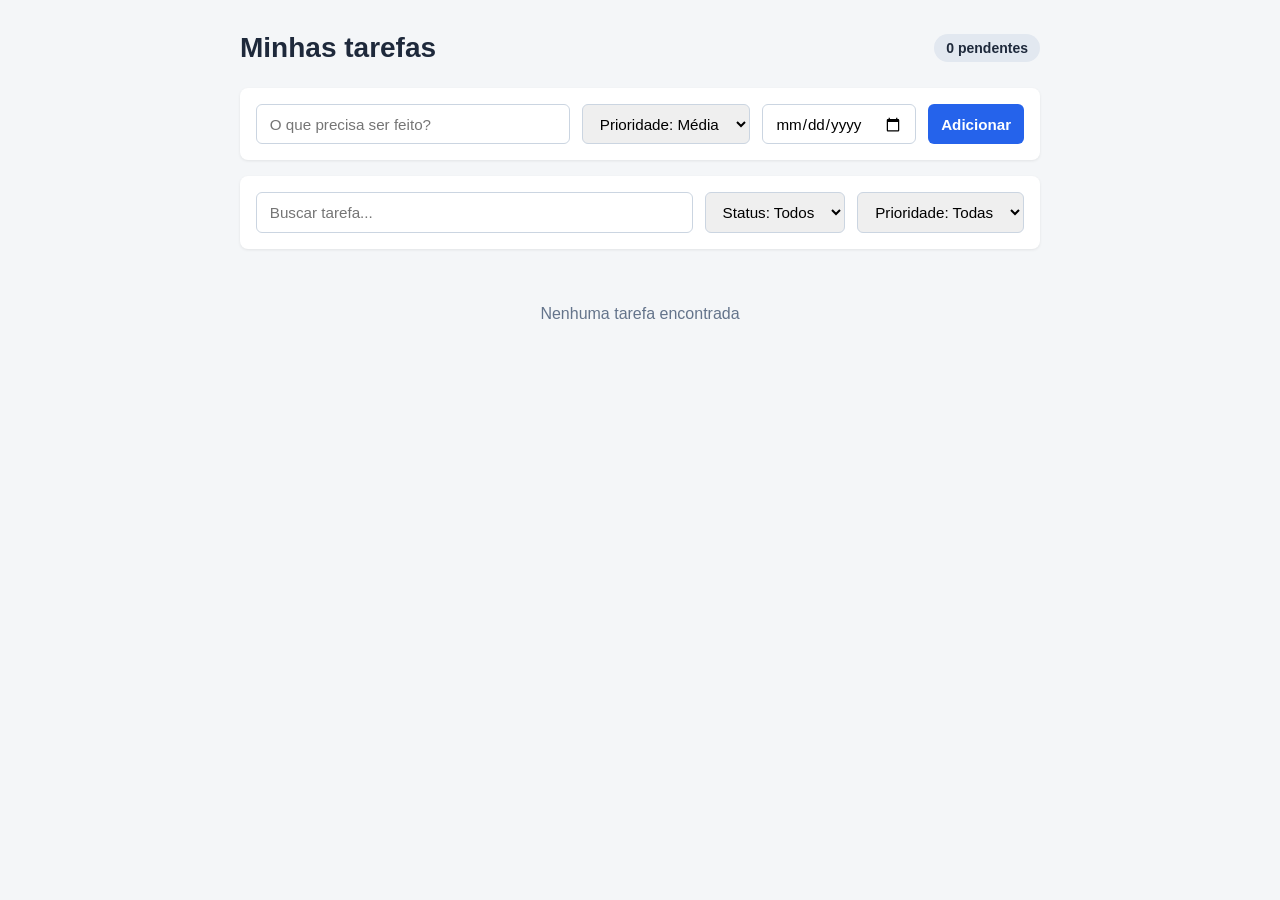
<file: index.html>
<!DOCTYPE html>
<html lang="pt-br">

<head>
    <meta charset="UTF-8">
    <meta name="viewport" content="width=device-width, initial-scale=1.0">
    <title>Gerenciador de Tarefas</title>
    <link rel="stylesheet" href="./css/style.css">
</head>

<body>
    <div class="container">
        <header>
            <h1>Minhas tarefas</h1>
            <span id="contador">0 pendentes</span>
        </header>

        <!-- Formulario de adição de tarefas -->
        <form id="form-tarefa">
            <input type="text" id="titulo" placeholder="O que precisa ser feito?" required>

            <select id="prioridade">
                <option value="baixa">Prioridade: Baixa</option>
                <option value="media" selected>Prioridade: Média</option>
                <option value="alta">Prioridade: Alta</option>
            </select>

            <input type="date" id="prazo">
            <button type="submit" id="btn_submit">Adicionar</button>
        </form>

        <!-- Filtros -->
        <section class="filtros">
            <input type="text" id="busca" placeholder="Buscar tarefa...">

            <select id="filtro-status">
                <option value="todos">Status: Todos</option>
                <option value="a-fazer">A fazer</option>
                <option value="fazendo">Fazendo</option>
                <option value="feito">Feito</option>
            </select>


            <select id="filtro-prioridade">
                <option value="todas">Prioridade: Todas</option>
                <option value="baixa">Baixa</option>
                <option value="media">Média</option>
                <option value="alta">Alta</option>
            </select>
        </section>


        <main id="lista-tarefas"></main>
    </div>
    <script src="./js/script.js"></script>
</body>

</html>
</file>
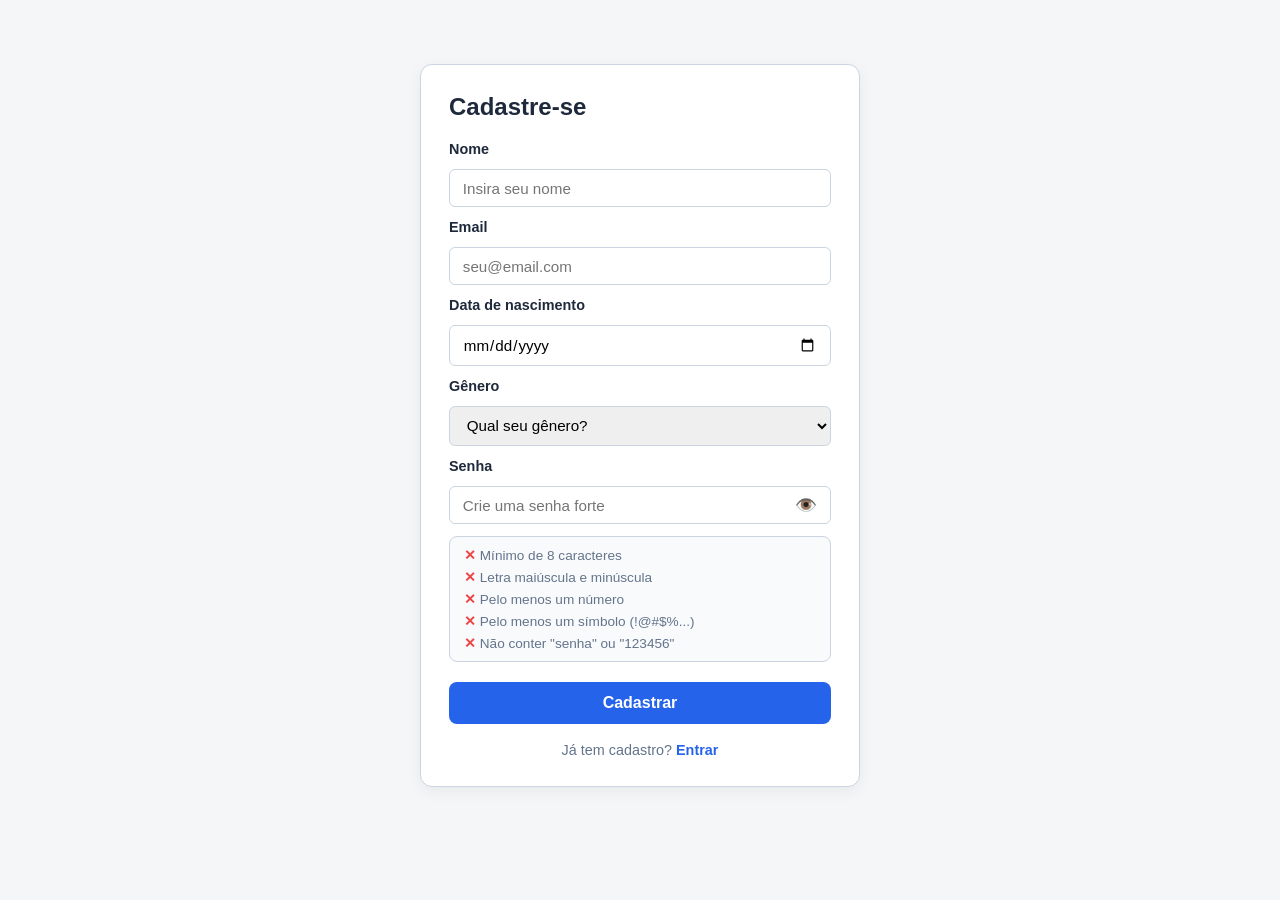
<file: TarefasApi/wwwroot/index.html>
<!DOCTYPE html>
<html lang="pt-br">

<head>
    <meta charset="UTF-8">
    <meta name="viewport" content="width=device-width, initial-scale=1.0">
    <title>Gerenciador de Tarefas</title>
    <link rel="stylesheet" href="style.css">
</head>

<body>
    <!-- TELA 1: CADASTRO E LOGIN -->
    <section id="tela-auth" class="container auth-single">
        <!-- CARD DE CADASTRO -->
        <div id="card-cadastro" class="card">
            <h1>Cadastre-se</h1>
            <form id="form-cadastro">
                <label for="cad-nome">Nome</label>
                <input type="text" id="cad-nome" placeholder="Insira seu nome" required>

                <label for="cad-email">Email</label>
                <input type="email" id="cad-email" placeholder="seu@email.com" required>

                <label for="cad-nascimento">Data de nascimento</label>
                <input type="date" id="cad-nascimento" required>

                <label for="cad-genero">Gênero</label>
                <select id="cad-genero" required>
                    <option value="" disabled selected>Qual seu gênero?</option>
                    <option value="Homem">Homem</option>
                    <option value="Mulher">Mulher</option>
                    <option value="Outro">Outro</option>
                </select>

                <label for="cad-senha">Senha</label>
                <div class="campo-senha">
                    <input type="password" id="cad-senha" placeholder="Crie uma senha forte" minlength="8" required>
                    <button type="button" class="btn-olho" data-alvo="cad-senha"
                        aria-label="Mostrar ou ocultar senha">👁️</button>
                </div>

                <ul class="requisitos-senha">
                    <li id="req-tamanho">Mínimo de 8 caracteres</li>
                    <li id="req-maiuscula">Letra maiúscula e minúscula</li>
                    <li id="req-numero">Pelo menos um número</li>
                    <li id="req-simbolo">Pelo menos um símbolo (!@#$%...)</li>
                    <li id="req-proibidas">Não conter "senha" ou "123456"</li>
                </ul>

                <button type="submit" class="btn-auth">Cadastrar</button>
            </form>

            <p class="troca-auth">
                Já tem cadastro? <a href="#" id="ir-para-login">Entrar</a>
            </p>
        </div>

        <!-- CARD DE LOGIN -->
        <div id="card-login" class="card" style="display: none;">
            <h2>Login</h2>
            <form id="form-login">
                <label for="login-email">Email</label>
                <input type="email" id="login-email" placeholder="seu@email.com" required>

                <label for="login-senha">Senha</label>
                <div class="campo-senha">
                    <input type="password" id="login-senha" placeholder="Sua senha" required>
                    <button type="button" class="btn-olho" data-alvo="login-senha"
                        aria-label="Mostrar ou ocultar senha">👁️</button>
                </div>

                <button type="submit" class="btn-auth">Entrar</button>
            </form>

            <p class="troca-auth">
                Ainda não tem conta? <a href="#" id="ir-para-cadastro">Cadastre-se</a>
            </p>
            <p class="troca-auth">
                <a href="#" id="ir-para-recuperar">Esqueci minha senha</a>
            </p>
        </div>

        <!-- CARD DE RECUPERAR SENHA -->
        <div id="card-recuperar" class="card" style="display: none;">
            <h2>Recuperar Senha</h2>

            <form id="form-esqueci-senha">
                <label for="rec-email">Email cadastrado</label>
                <input type="email" id="rec-email" placeholder="seu@email.com" required>
                <button type="submit" class="btn-auth">Gerar código</button>
            </form>

            <form id="form-redefinir-senha" style="display: none;">
                <p id="aviso-codigo"></p>

                <label for="rec-codigo">Código de 6 dígitos</label>
                <input type="text" id="rec-codigo" placeholder="000000" maxlength="6" required>

                <label for="rec-nova-senha">Nova senha</label>
                <div class="campo-senha">
                    <input type="password" id="rec-nova-senha" placeholder="Crie uma senha forte" minlength="8"
                        required>
                    <button type="button" class="btn-olho" data-alvo="rec-nova-senha"
                        aria-label="Mostrar ou ocultar senha">👁️</button>
                </div>

                <button type="submit" class="btn-auth">Salvar nova senha</button>
            </form>

            <p class="troca-auth">
                Lembrou a senha? <a href="#" id="voltar-para-login">Voltar para o login</a>
            </p>
        </div>
    </section>

    <!-- TELA 2: GERENCIADOR DE TAREFAS (USUÁRIO LOGADO) -->
    <section id="tela-app" class="container" style="display: none;">
        <header>
            <div>
                <h1>Minhas tarefas</h1>
                <p class="boas-vindas">Olá, <strong id="usuario-nome">Usuário</strong></p>
            </div>
            <div class="header-acoes">
                <span id="contador">0 pendentes</span>
                <button type="button" id="btn-sair" class="btn-sair">Sair</button>
            </div>
        </header>

        <!-- Formulário de adição de tarefas -->
        <form id="form-tarefa">
            <input type="text" id="titulo" placeholder="O que precisa ser feito?" required>

            <select id="prioridade">
                <option value="baixa">Prioridade: Baixa</option>
                <option value="media" selected>Prioridade: Média</option>
                <option value="alta">Prioridade: Alta</option>
            </select>

            <input type="date" id="prazo">
            <button type="submit" id="btn_submit">Adicionar</button>
        </form>

        <!-- Filtros -->
        <section class="filtros">
            <input type="text" id="busca" placeholder="Buscar tarefa...">

            <select id="filtro-status">
                <option value="todos">Status: Todos</option>
                <option value="a-fazer">A fazer</option>
                <option value="fazendo">Fazendo</option>
                <option value="feito">Feito</option>
            </select>

            <select id="filtro-prioridade">
                <option value="todas">Prioridade: Todas</option>
                <option value="baixa">Baixa</option>
                <option value="media">Média</option>
                <option value="alta">Alta</option>
            </select>
        </section>

        <main id="lista-tarefas"></main>
        <section id="painel-admin" style="display: none; margin-top: 24px;">
            <h2>Painel Admin — Usuários Cadastrados</h2>
            <div id="lista-usuarios"></div>
        </section>
    </section>

    <script src="script.js"></script>
</body>

</html>
</file>
<file: css/style.css>
/* 1. Reset e Variáveis */
* {
  margin: 0;
  padding: 0;
  box-sizing: border-box;
  font-family: -apple-system, BlinkMacSystemFont, "Segoe UI", Roboto, sans-serif;
}

:root {
  --bg-pagina: #f4f6f8;
  --bg-card: #ffffff;
  --texto-principal: #1e293b;
  --texto-secundario: #64748b;
  --borda: #cbd5e1;
  --primaria: #2563eb;
  --primaria-hover: #1d4ed8;

  /* Cores de prioridade e alerta */
  --alta: #ef4444;
  --media: #f59e0b;
  --baixa: #10b981;
}

body {
  background-color: var(--bg-pagina);
  color: var(--texto-principal);
  padding: 2rem 1rem;
}

/* 2. Container Principal */
.container {
  max-width: 800px;
  margin: 0 auto;
}

/* 3. Cabeçalho */
header {
  display: flex;
  justify-content: space-between;
  align-items: center;
  margin-bottom: 1.5rem;
}

header h1 {
  font-size: 1.75rem;
}

#contador {
  background-color: #e2e8f0;
  color: var(--texto-principal);
  padding: 0.35rem 0.75rem;
  border-radius: 999px;
  font-size: 0.875rem;
  font-weight: 600;
}

/* 4. Formulário e Barra de Filtros */
#form-tarefa,
.filtros {
  display: flex;
  gap: 0.75rem;
  background-color: var(--bg-card);
  padding: 1rem;
  border-radius: 8px;
  box-shadow: 0 1px 3px rgba(0, 0, 0, 0.08);
  margin-bottom: 1rem;
  flex-wrap: wrap;
}

input,
select,
button {
  padding: 0.6rem 0.8rem;
  border: 1px solid var(--borda);
  border-radius: 6px;
  font-size: 0.95rem;
  outline: none;
}

input:focus,
select:focus {
  border-color: var(--primaria);
}

#titulo,
#busca {
  flex: 1;
  min-width: 200px;
}

button[type="submit"] {
  background-color: var(--primaria);
  color: #fff;
  border: none;
  font-weight: 600;
  cursor: pointer;
  transition: background 0.2s;
}

button[type="submit"]:hover {
  background-color: var(--primaria-hover);
}

/* 5. Lista e Cards de Tarefas (gerados pelo JS) */
#lista-tarefas {
  display: flex;
  flex-direction: column;
  gap: 0.75rem;
  margin-top: 1.5rem;
}

.tarefa-card {
  display: flex;
  justify-content: space-between;
  align-items: center;
  background-color: var(--bg-card);
  padding: 1rem 1.25rem;
  border-radius: 8px;
  box-shadow: 0 1px 3px rgba(0, 0, 0, 0.08);
  border-left: 5px solid var(--borda);
  gap: 1rem;
}

/* Borda lateral por prioridade */
.tarefa-card.prioridade-alta { border-left-color: var(--alta); }
.tarefa-card.prioridade-media { border-left-color: var(--media); }
.tarefa-card.prioridade-baixa { border-left-color: var(--baixa); }

/* Informações da tarefa */
.tarefa-info h3 {
  font-size: 1.05rem;
  margin-bottom: 0.35rem;
}

.tarefa-meta {
  display: flex;
  gap: 0.75rem;
  font-size: 0.82rem;
  color: var(--texto-secundario);
  align-items: center;
}

/* Badges de status e atraso */
.badge {
  padding: 0.15rem 0.5rem;
  border-radius: 4px;
  font-weight: 600;
  font-size: 0.75rem;
  text-transform: uppercase;
}

.badge-status { background-color: #e2e8f0; color: #334155; }
.badge-atrasada { background-color: #fee2e2; color: #b91c1c; }

/* Estado concluído */
.tarefa-card.status-feito {
  opacity: 0.65;
}

.tarefa-card.status-feito .tarefa-info h3 {
  text-decoration: line-through;
}

/* Botões de ação dentro do card */
.tarefa-acoes {
  display: flex;
  gap: 0.5rem;
}

.btn-acao {
  padding: 0.4rem 0.75rem;
  font-size: 0.85rem;
  cursor: pointer;
  background-color: #f1f5f9;
  color: var(--texto-principal);
  font-weight: 500;
}

.btn-acao:hover {
  background-color: #e2e8f0;
}

.btn-excluir {
  color: #dc2626;
  background-color: #fef2f2;
  border-color: #fecaca;
}

.btn-excluir:hover {
  background-color: #fee2e2;
}

/* Mensagem de lista vazia */
.vazio {
  text-align: center;
  color: var(--texto-secundario);
  padding: 2rem;
}

/* 6. Responsividade para celular */
@media (max-width: 600px) {
  .tarefa-card {
    flex-direction: column;
    align-items: flex-start;
  }

  .tarefa-acoes {
    width: 100%;
    justify-content: flex-end;
  }
}
</file>
<file: TarefasApi/wwwroot/style.css>
/* 1. Reset e Variáveis */
* {
  margin: 0;
  padding: 0;
  box-sizing: border-box;
  font-family: -apple-system, BlinkMacSystemFont, "Segoe UI", Roboto, sans-serif;
}

:root {
  --bg-pagina: #f4f6f8;
  --bg-card: #ffffff;
  --texto-principal: #1e293b;
  --texto-secundario: #64748b;
  --borda: #cbd5e1;
  --primaria: #2563eb;
  --primaria-hover: #1d4ed8;
  --sucesso: #10b981;
  --sucesso-hover: #059669;

  /* Cores de prioridade e alerta */
  --alta: #ef4444;
  --media: #f59e0b;
  --baixa: #10b981;
}

body {
  background-color: var(--bg-pagina);
  color: var(--texto-principal);
  min-height: 100vh;
  padding: 2rem 1rem;
}

.container {
  max-width: 800px;
  margin: 0 auto;
}

/* 2. Tela de Cadastro e Login */
.auth-single {
  max-width: 440px;
  margin: 2rem auto;
}

.card {
  background-color: var(--bg-card);
  border: 1px solid var(--borda);
  border-radius: 12px;
  padding: 28px;
  box-shadow: 0 4px 16px rgba(0, 0, 0, 0.06);
}

.card h1,
.card h2 {
  font-size: 1.5rem;
  margin-bottom: 20px;
  color: var(--texto-principal);
}

#form-cadastro,
#form-login {
  display: flex;
  flex-direction: column;
  gap: 12px;
}

#form-cadastro label,
#form-login label {
  font-size: 0.9rem;
  color: var(--texto-principal);
  font-weight: 600;
}

.campo-senha {
  position: relative;
  display: flex;
  align-items: center;
}

.campo-senha input {
  width: 100%;
  padding-right: 44px;
}

.btn-olho {
  position: absolute;
  right: 8px;
  background: transparent;
  border: none;
  padding: 4px 6px;
  font-size: 1.1rem;
  cursor: pointer;
}

.requisitos-senha {
  list-style: none;
  background-color: #f8fafc;
  border: 1px solid var(--borda);
  border-radius: 8px;
  padding: 10px 14px;
  display: flex;
  flex-direction: column;
  gap: 6px;
  font-size: 0.85rem;
  color: var(--texto-secundario);
}

.requisitos-senha li::before {
  content: "✕ ";
  color: var(--alta);
  font-weight: bold;
}

.requisitos-senha li.valido {
  color: var(--sucesso-hover);
  font-weight: 500;
}

.requisitos-senha li.valido::before {
  content: "✓ ";
  color: var(--sucesso);
}

.btn-auth {
  margin-top: 8px;
  padding: 12px;
  border: none;
  border-radius: 8px;
  background-color: var(--primaria);
  color: #ffffff;
  font-weight: 700;
  font-size: 1rem;
  cursor: pointer;
  transition: background 0.2s;
}

.btn-auth:hover {
  background-color: var(--primaria-hover);
}

.troca-auth {
  margin-top: 18px;
  text-align: center;
  font-size: 0.9rem;
  color: var(--texto-secundario);
}

.troca-auth a {
  color: var(--primaria);
  font-weight: 600;
  text-decoration: none;
}

.troca-auth a:hover {
  text-decoration: underline;
}

/* 3. Cabeçalho do App */
header {
  display: flex;
  justify-content: space-between;
  align-items: center;
  margin-bottom: 1.5rem;
  gap: 1rem;
}

header h1 {
  font-size: 1.75rem;
}

.boas-vindas {
  font-size: 0.9rem;
  color: var(--texto-secundario);
  margin-top: 0.2rem;
}

.header-acoes {
  display: flex;
  align-items: center;
  gap: 0.75rem;
}

#contador {
  background-color: #e2e8f0;
  color: var(--texto-principal);
  padding: 0.35rem 0.75rem;
  border-radius: 999px;
  font-size: 0.875rem;
  font-weight: 600;
}

.btn-sair {
  background-color: #fee2e2;
  color: #dc2626;
  border: 1px solid #fecaca;
  padding: 0.4rem 0.85rem;
  border-radius: 6px;
  font-weight: 600;
  cursor: pointer;
  transition: background 0.2s;
}

.btn-sair:hover {
  background-color: #fecaca;
}

/* 4. Formulário e Barra de Filtros */
#form-tarefa,
.filtros {
  display: flex;
  gap: 0.75rem;
  background-color: var(--bg-card);
  padding: 1rem;
  border-radius: 8px;
  box-shadow: 0 1px 3px rgba(0, 0, 0, 0.08);
  margin-bottom: 1rem;
  flex-wrap: wrap;
}

input,
select,
button {
  padding: 0.6rem 0.8rem;
  border: 1px solid var(--borda);
  border-radius: 6px;
  font-size: 0.95rem;
  outline: none;
}

input:focus,
select:focus {
  border-color: var(--primaria);
}

#titulo,
#busca {
  flex: 1;
  min-width: 200px;
}

#btn_submit {
  background-color: var(--primaria);
  color: #fff;
  border: none;
  font-weight: 600;
  cursor: pointer;
  transition: background 0.2s;
}

#btn_submit:hover {
  background-color: var(--primaria-hover);
}

/* 5. Lista e Cards de Tarefas */
#lista-tarefas {
  display: flex;
  flex-direction: column;
  gap: 0.75rem;
  margin-top: 1.5rem;
}

.tarefa-card {
  display: flex;
  justify-content: space-between;
  align-items: center;
  background-color: var(--bg-card);
  padding: 1rem 1.25rem;
  border-radius: 8px;
  box-shadow: 0 1px 3px rgba(0, 0, 0, 0.08);
  border-left: 5px solid var(--borda);
  gap: 1rem;
}

.tarefa-card.prioridade-alta { border-left-color: var(--alta); }
.tarefa-card.prioridade-media { border-left-color: var(--media); }
.tarefa-card.prioridade-baixa { border-left-color: var(--baixa); }

.tarefa-info h3 {
  font-size: 1.05rem;
  margin-bottom: 0.35rem;
}

.tarefa-meta {
  display: flex;
  gap: 0.75rem;
  font-size: 0.82rem;
  color: var(--texto-secundario);
  align-items: center;
}

.badge {
  padding: 0.15rem 0.5rem;
  border-radius: 4px;
  font-weight: 600;
  font-size: 0.75rem;
  text-transform: uppercase;
}

.badge-status { background-color: #e2e8f0; color: #334155; }
.badge-atrasada { background-color: #fee2e2; color: #b91c1c; }

.tarefa-card.status-feito {
  opacity: 0.65;
}

.tarefa-card.status-feito .tarefa-info h3 {
  text-decoration: line-through;
}

.tarefa-acoes {
  display: flex;
  gap: 0.5rem;
}

.btn-acao {
  padding: 0.4rem 0.75rem;
  font-size: 0.85rem;
  cursor: pointer;
  background-color: #f1f5f9;
  color: var(--texto-principal);
  font-weight: 500;
}

.btn-acao:hover {
  background-color: #e2e8f0;
}

.btn-excluir {
  color: #dc2626;
  background-color: #fef2f2;
  border-color: #fecaca;
}

.btn-excluir:hover {
  background-color: #fee2e2;
}

.vazio {
  text-align: center;
  color: var(--texto-secundario);
  padding: 2rem;
}

/* 6. Responsividade */
@media (max-width: 600px) {
  header {
    flex-direction: column;
    align-items: flex-start;
  }

  .tarefa-card {
    flex-direction: column;
    align-items: flex-start;
  }

  .tarefa-acoes {
    width: 100%;
    justify-content: flex-end;
  }
}
</file>
